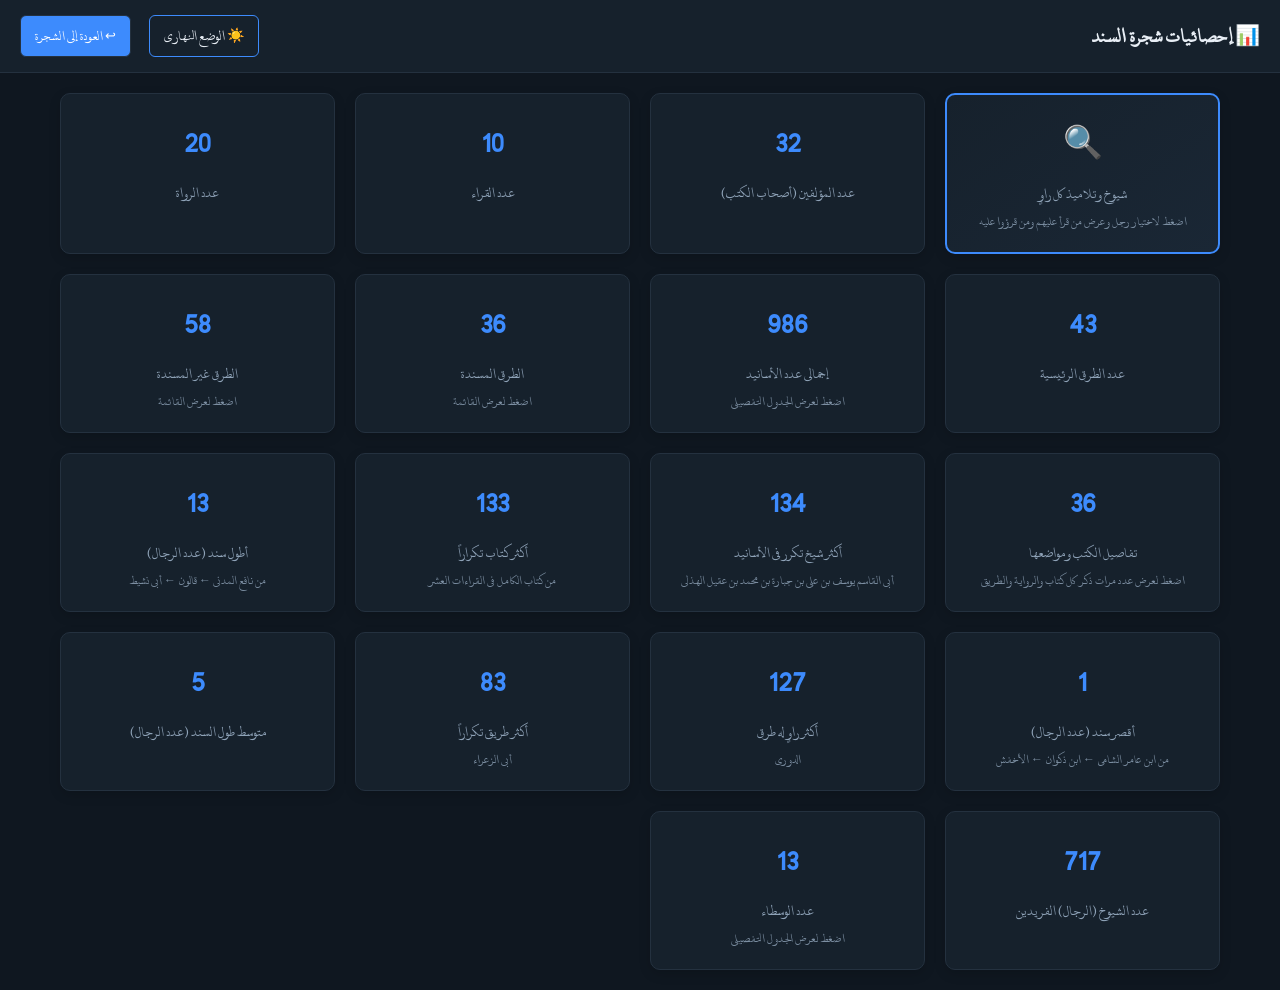
<file: Assanid/stats/stats.html>
<!DOCTYPE html>
<html lang="ar" dir="rtl">
<head>
  <meta charset="UTF-8">
  <title>إحصائيات شجرة السند</title>
  <link rel="stylesheet" href="stats.css">
</head>
<body>

 <header>
  <h1>📊 إحصائيات شجرة السند</h1>
  <div style="display: flex; gap: 10px; align-items: center;">
    <button id="btn-theme" style="padding: 8px 14px; border-radius: 6px; border: 1px solid var(--border); background: var(--bg); color: var(--text); cursor: pointer; font-family: inherit;">☀️ الوضع النهاري</button>
    <button id="btn-back" style="padding: 8px 14px; border-radius: 6px; border: 1px solid var(--border); background: var(--accent); color: #fff; cursor: pointer; font-family: inherit;">↩ العودة إلى الشجرة</button>
  </div>
</header>

  <main>
    <div id="stats-container">
      <!-- سيتم ملء البطاقات هنا بواسطة JavaScript -->
      <div class="loading">جاري تحميل الإحصائيات...</div>
    </div>
  </main>

  <!-- ملف البيانات (نفس الملف المستخدم في الشجرة الثالثة) -->
  <script src="../shajara3_data.js"></script>
  <!-- ملف الإحصائيات -->
   <script src="stats.js"></script>  <!-- 🌟 أضف هذا السطر -->
</body>
</html>
</file>
<file: Assanid/stats/stats.css>
:root {
  --bg: #0f1720;
  --panel: #16212c;
  --text: #e8eef5;
  --border: #24313f;
  --accent: #3d8bfd;
  --muted: #8fa3b8;
  --table-hover: #1a2735;
}

.light-mode {
  --bg: #f4f6f8;
  --panel: #ffffff;
  --text: #2c3e50;
  --border: #dce1e6;
  --accent: #007bff;
  --muted: #6c757d;
  --table-hover: #e9ecef;
}

@font-face {
    font-family: 'NouariAbdelkabir';
    src: url('font/NouariAbdelkabir.woff2') format('woff2'),
         url('font/nouariabdelkabir.ttf') format('truetype');
    font-weight: normal;
    font-style: normal;
    font-display: swap;
}

* { box-sizing: border-box; }

body {
  margin: 0;
  min-height: 100vh;
  font-family: "NouariAbdelkabir", "Segoe UI", "Arial", Tahoma, sans-serif;
  background: var(--bg);
  color: var(--text);
  transition: background 0.3s, color 0.3s;
}

header {
  padding: 15px 20px;
  background: var(--panel);
  border-bottom: 1px solid var(--border);
  display: flex;
  justify-content: space-between;
  align-items: center;
  flex-wrap: wrap;
  gap: 10px;
}

header h1 { margin: 0; font-size: 20px; }

main {
  padding: 20px;
  max-width: 1200px;
  margin: 0 auto;
}

#stats-container {
  display: grid;
  grid-template-columns: repeat(auto-fill, minmax(250px, 1fr));
  gap: 20px;
}

.stat-card {
  background: var(--panel);
  border: 1px solid var(--border);
  border-radius: 10px;
  padding: 20px;
  text-align: center;
  box-shadow: 0 4px 12px rgba(0,0,0,0.15);
  transition: transform 0.2s, background 0.3s;
}

.stat-card:hover { transform: translateY(-5px); }

.stat-card .value {
  font-size: 32px;
  font-weight: bold;
  color: var(--accent);
  margin-bottom: 10px;
}

.stat-card .label {
  font-size: 14px;
  color: var(--muted);
}

.stat-card .details {
  font-size: 12px;
  color: var(--muted);
  margin-top: 5px;
  opacity: 0.85;
}

/* 🌟 تمييز بطاقة البحث عن شيوخ وتلاميذ الرجل */
.search-person-card {
  border: 2px solid var(--accent) !important;
  background: linear-gradient(145deg, var(--panel), var(--table-hover));
}

.loading {
  text-align: center;
  padding: 50px;
  font-size: 18px;
  color: var(--accent);
}

/* 🌟 تنسيق النافذة المنبثقة (Modal) */
.modal {
    display: none;
    position: fixed;
    top: 0;
    left: 0;
    width: 100%;
    height: 100%;
    background: rgba(0, 0, 0, 0.75);
    z-index: 1000;
    justify-content: center;
    align-items: center;
}

.modal-content {
    background: var(--panel);
    border: 1px solid var(--border);
    border-radius: 10px;
    width: 92%;
    max-width: 800px;
    max-height: 85vh;
    display: flex;
    flex-direction: column;
    box-shadow: 0 10px 30px rgba(0,0,0,0.5);
}

.modal-header {
    display: flex;
    justify-content: space-between;
    align-items: center;
    padding: 15px 20px;
    border-bottom: 1px solid var(--border);
}

.modal-header h2 {
    margin: 0;
    font-size: 18px;
    color: var(--accent);
}

.modal-close {
    background: transparent;
    border: none;
    color: #e74c3c;
    font-size: 28px;
    cursor: pointer;
    line-height: 1;
}

.modal-close:hover { color: #ff6b5a; }

.modal-body {
    padding: 15px 20px;
    overflow-y: auto;
}

.modal-body table {
    width: 100%;
    border-collapse: collapse;
}

.modal-body th {
    background: var(--table-hover);
    color: var(--accent);
    padding: 10px;
    text-align: right;
    border-bottom: 2px solid var(--border);
}

.modal-body td {
    padding: 10px;
    text-align: right;
    border-bottom: 1px solid var(--border);
    color: var(--text);
}

.modal-body tr:hover { background: var(--table-hover); }

/* 🌟 تنسيق شبكة الشيوخ والتلاميذ داخل النافذة */
.person-relations-grid {
    display: grid;
    grid-template-columns: 1fr 1fr;
    gap: 15px;
    margin-top: 15px;
}

@media (max-width: 600px) {
    .person-relations-grid { grid-template-columns: 1fr; }
}

.relation-box {
    background: var(--bg);
    border: 1px solid var(--border);
    border-radius: 8px;
    padding: 12px;
}

.relation-box h3 {
    margin: 0 0 10px 0;
    font-size: 15px;
    padding-bottom: 8px;
    border-bottom: 1px solid var(--border);
}

.relation-list {
    list-style: none;
    padding: 0;
    margin: 0;
}

.relation-list li {
    padding: 8px 10px;
    margin-bottom: 6px;
    background: var(--panel);
    border: 1px solid var(--border);
    border-radius: 6px;
    font-size: 13px;
    cursor: pointer;
    display: flex;
    justify-content: space-between;
    align-items: center;
    transition: border-color 0.2s;
}

.relation-list li:hover {
    border-color: var(--accent);
}

#person-search-input {
    width: 100%;
    padding: 10px 14px;
    border-radius: 8px;
    border: 1px solid var(--border);
    background: var(--bg);
    color: var(--text);
    font-family: inherit;
    font-size: 15px;
    outline: none;
}

#person-search-input:focus {
    border-color: var(--accent);
}
</file>
